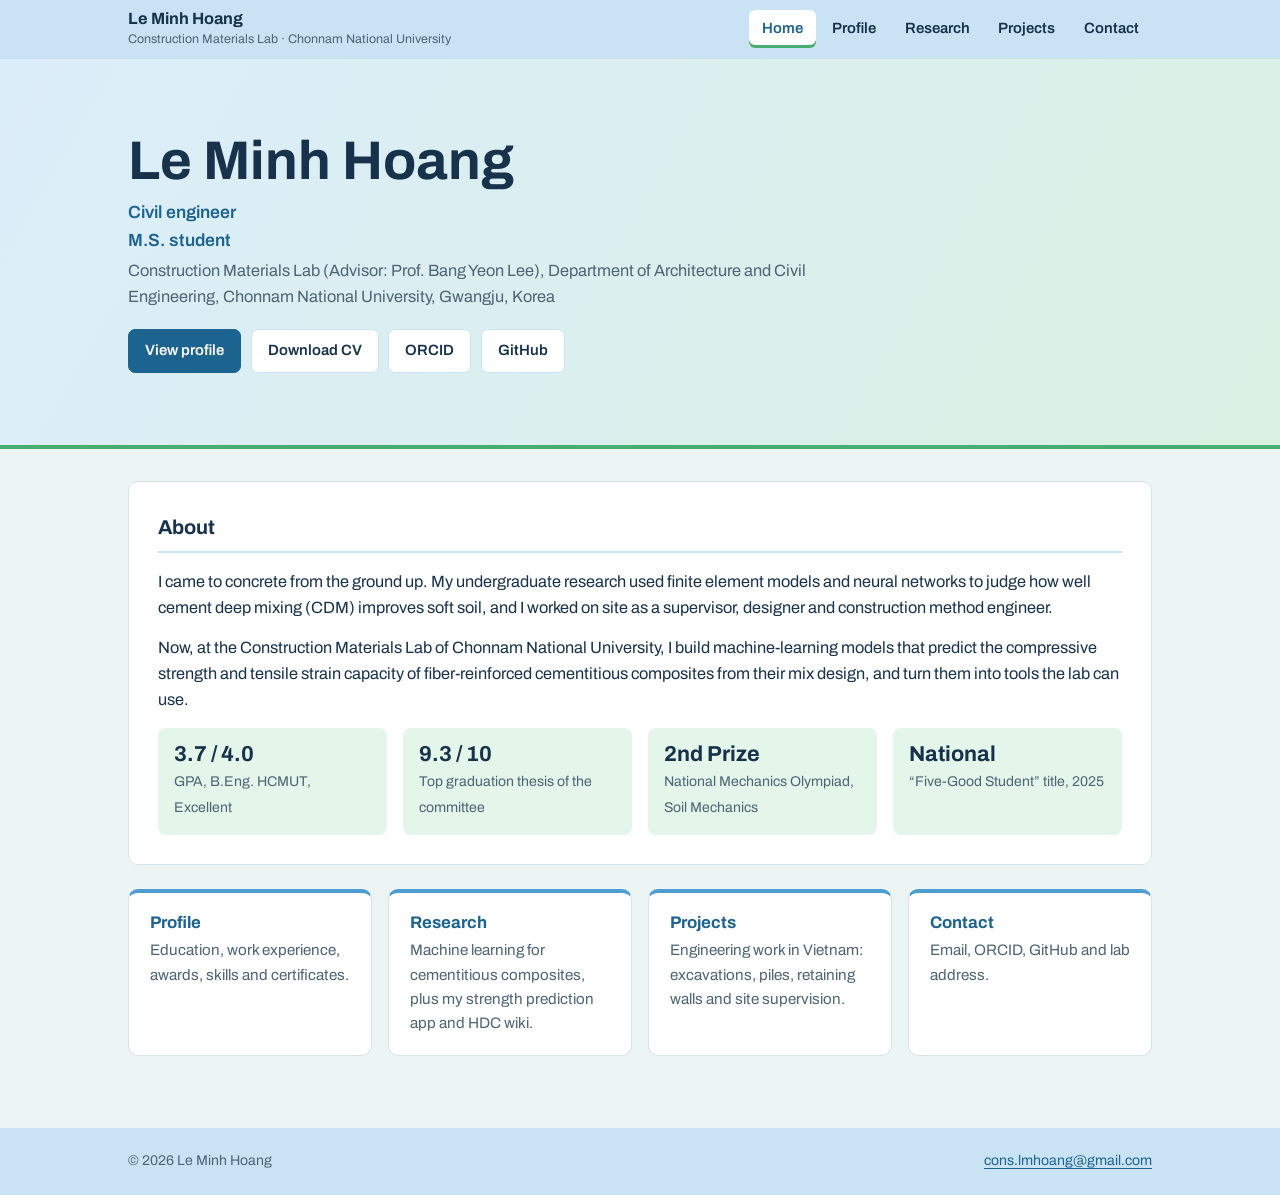
<file: index.html>
<!doctype html>
<html lang="en">
<head>
<meta charset="utf-8">
<meta name="viewport" content="width=device-width, initial-scale=1">
<title>Le Minh Hoang</title>
<meta name="description" content="Le Minh Hoang, civil engineer and M.S. student in construction materials at Chonnam National University.">
<link rel="icon" href="favicon.svg" type="image/svg+xml">
<link rel="icon" href="assets/favicon-32.png" sizes="32x32" type="image/png">
<link rel="apple-touch-icon" href="assets/apple-touch-icon.png">
<meta name="theme-color" content="#c9e3f5">
<meta property="og:type" content="website">
<meta property="og:site_name" content="Le Minh Hoang">
<meta property="og:title" content="Le Minh Hoang">
<meta property="og:description" content="Le Minh Hoang, civil engineer and M.S. student in construction materials at Chonnam National University.">
<meta property="og:url" content="https://conslmhoang.github.io/">
<meta property="og:image" content="https://conslmhoang.github.io/assets/preview.png">
<meta property="og:image:width" content="1200">
<meta property="og:image:height" content="630">
<meta name="twitter:card" content="summary_large_image">
<link rel="preconnect" href="https://fonts.googleapis.com">
<link rel="preconnect" href="https://fonts.gstatic.com" crossorigin>
<link href="https://fonts.googleapis.com/css2?family=Archivo:wght@400;600;700&display=swap" rel="stylesheet">
<link rel="stylesheet" href="style.css?v=20261127b">
</head>
<body>

<header class="topbar">
  <div class="wrap">
    <a class="brand" href="index.html"><strong>Le Minh Hoang</strong><span>Construction Materials Lab · Chonnam National University</span></a>
    <nav class="tabs" aria-label="Pages">
      <a href="index.html" aria-current="page">Home</a>
      <a href="profile.html">Profile</a>
      <a href="research.html">Research</a>
      <a href="projects.html">Projects</a>
      <a href="contact.html">Contact</a>
    </nav>
  </div>
</header>

<section class="band hero">
  <div class="wrap">
    <div>
      <h1>Le Minh Hoang</h1>
      <p class="role">Civil engineer<br>M.S. student</p>
      <p class="org">Construction Materials Lab (Advisor: Prof. Bang Yeon Lee), Department of Architecture and Civil Engineering, Chonnam National University, Gwangju, Korea</p>
      <div class="btns">
        <a class="btn primary" href="profile.html">View profile</a>
        <a class="btn" href="Le-Minh-Hoang-CV.pdf">Download CV</a>
        <a class="btn" href="https://orcid.org/0009-0001-3286-7448">ORCID</a>
        <a class="btn" href="https://github.com/conslmhoang">GitHub</a>
      </div>
    </div>
  </div>
</section>

<main class="wrap">
  <div class="card">
    <h2>About</h2>
    <p>I came to concrete from the ground up. My undergraduate research used finite element models and neural networks to judge how well cement deep mixing (CDM) improves soft soil, and I worked on site as a supervisor, designer and construction method engineer.</p>
    <p>Now, at the Construction Materials Lab of Chonnam National University, I build machine-learning models that predict the compressive strength and tensile strain capacity of fiber-reinforced cementitious composites from their mix design, and turn them into tools the lab can use.</p>
    <div class="facts">
      <div class="fact"><b>3.7 / 4.0</b><span>GPA, B.Eng. HCMUT, Excellent</span></div>
      <div class="fact"><b>9.3 / 10</b><span>Top graduation thesis of the committee</span></div>
      <div class="fact"><b>2nd Prize</b><span>National Mechanics Olympiad, Soil Mechanics</span></div>
      <div class="fact"><b>National</b><span>“Five-Good Student” title, 2025</span></div>
    </div>
  </div>

  <div class="tiles">
    <a class="tile" href="profile.html">
      <h3>Profile</h3>
      <p>Education, work experience, awards, skills and certificates.</p>
    </a>
    <a class="tile" href="research.html">
      <h3>Research</h3>
      <p>Machine learning for cementitious composites, plus my strength prediction app and HDC wiki.</p>
    </a>
    <a class="tile" href="projects.html">
      <h3>Projects</h3>
      <p>Engineering work in Vietnam: excavations, piles, retaining walls and site supervision.</p>
    </a>
    <a class="tile" href="contact.html">
      <h3>Contact</h3>
      <p>Email, ORCID, GitHub and lab address.</p>
    </a>
  </div>
</main>

<footer class="foot">
  <div class="wrap">
    <span>© 2026 Le Minh Hoang</span>
    <span><a href="mailto:cons.lmhoang@gmail.com">cons.lmhoang@gmail.com</a></span>
  </div>
</footer>
</body>
</html>
</file>
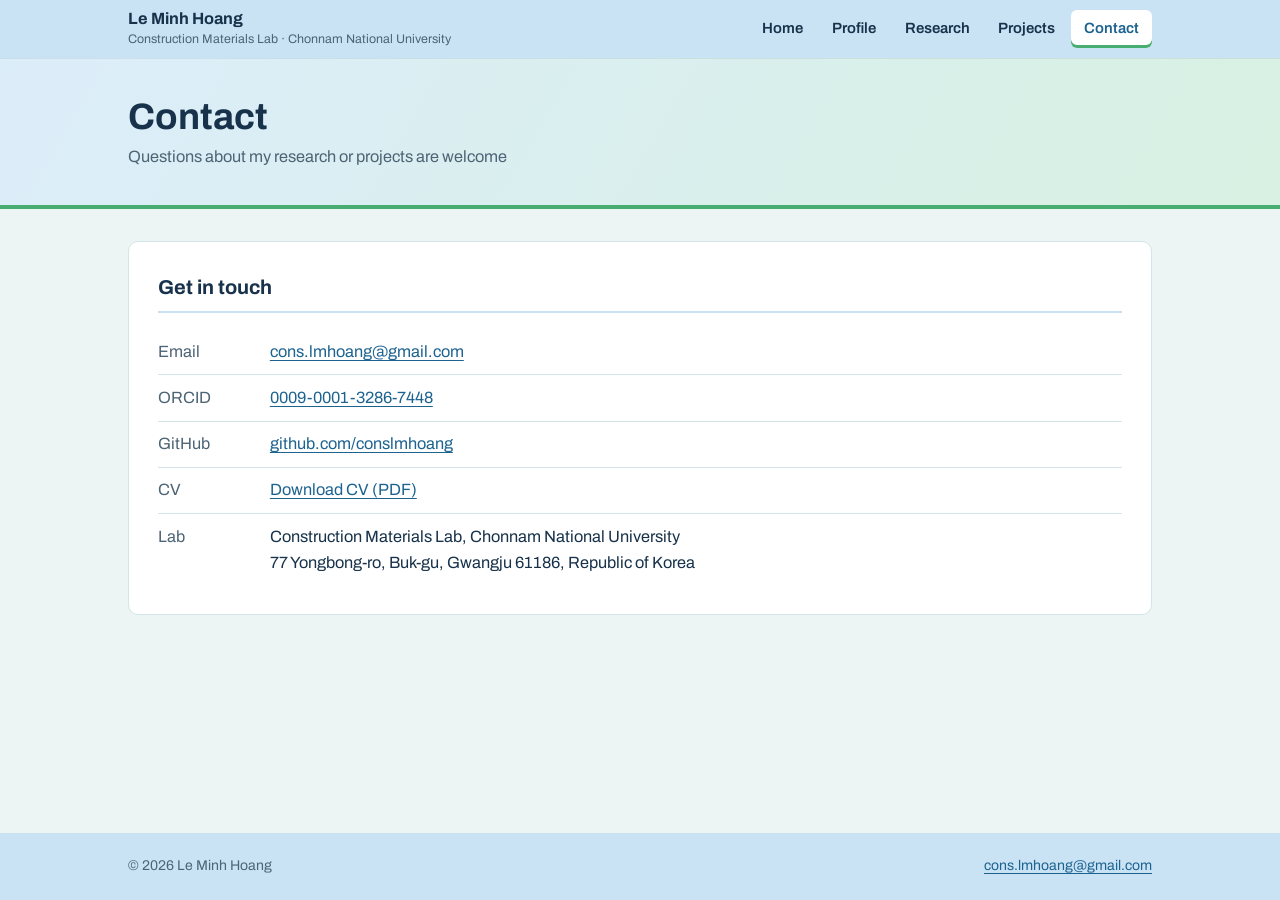
<file: contact.html>
<!doctype html>
<html lang="en">
<head>
<meta charset="utf-8">
<meta name="viewport" content="width=device-width, initial-scale=1">
<title>Contact · Le Minh Hoang</title>
<meta name="description" content="How to contact Le Minh Hoang.">
<link rel="icon" href="favicon.svg" type="image/svg+xml">
<link rel="icon" href="assets/favicon-32.png" sizes="32x32" type="image/png">
<link rel="apple-touch-icon" href="assets/apple-touch-icon.png">
<meta name="theme-color" content="#c9e3f5">
<meta property="og:type" content="website">
<meta property="og:site_name" content="Le Minh Hoang">
<meta property="og:title" content="Contact · Le Minh Hoang">
<meta property="og:description" content="How to contact Le Minh Hoang.">
<meta property="og:url" content="https://conslmhoang.github.io/contact.html">
<meta property="og:image" content="https://conslmhoang.github.io/assets/preview.png">
<meta property="og:image:width" content="1200">
<meta property="og:image:height" content="630">
<meta name="twitter:card" content="summary_large_image">
<link rel="preconnect" href="https://fonts.googleapis.com">
<link rel="preconnect" href="https://fonts.gstatic.com" crossorigin>
<link href="https://fonts.googleapis.com/css2?family=Archivo:wght@400;600;700&display=swap" rel="stylesheet">
<link rel="stylesheet" href="style.css?v=20261127b">
</head>
<body>

<header class="topbar">
  <div class="wrap">
    <a class="brand" href="index.html"><strong>Le Minh Hoang</strong><span>Construction Materials Lab · Chonnam National University</span></a>
    <nav class="tabs" aria-label="Pages">
      <a href="index.html">Home</a>
      <a href="profile.html">Profile</a>
      <a href="research.html">Research</a>
      <a href="projects.html">Projects</a>
      <a href="contact.html" aria-current="page">Contact</a>
    </nav>
  </div>
</header>

<section class="band">
  <div class="wrap">
    <h1>Contact</h1>
    <p>Questions about my research or projects are welcome</p>
  </div>
</section>

<main class="wrap">
  <div class="card">
    <h2>Get in touch</h2>
    <dl class="contact-list">
      <div><dt>Email</dt><dd><a href="mailto:cons.lmhoang@gmail.com">cons.lmhoang@gmail.com</a></dd></div>
      <div><dt>ORCID</dt><dd><a href="https://orcid.org/0009-0001-3286-7448">0009-0001-3286-7448</a></dd></div>
      <div><dt>GitHub</dt><dd><a href="https://github.com/conslmhoang">github.com/conslmhoang</a></dd></div>
      <div><dt>CV</dt><dd><a href="Le-Minh-Hoang-CV.pdf">Download CV (PDF)</a></dd></div>
      <div><dt>Lab</dt><dd>Construction Materials Lab, Chonnam National University<br>77 Yongbong-ro, Buk-gu, Gwangju 61186, Republic of Korea</dd></div>
    </dl>
  </div>
</main>

<footer class="foot">
  <div class="wrap">
    <span>© 2026 Le Minh Hoang</span>
    <span><a href="mailto:cons.lmhoang@gmail.com">cons.lmhoang@gmail.com</a></span>
  </div>
</footer>
</body>
</html>
</file>
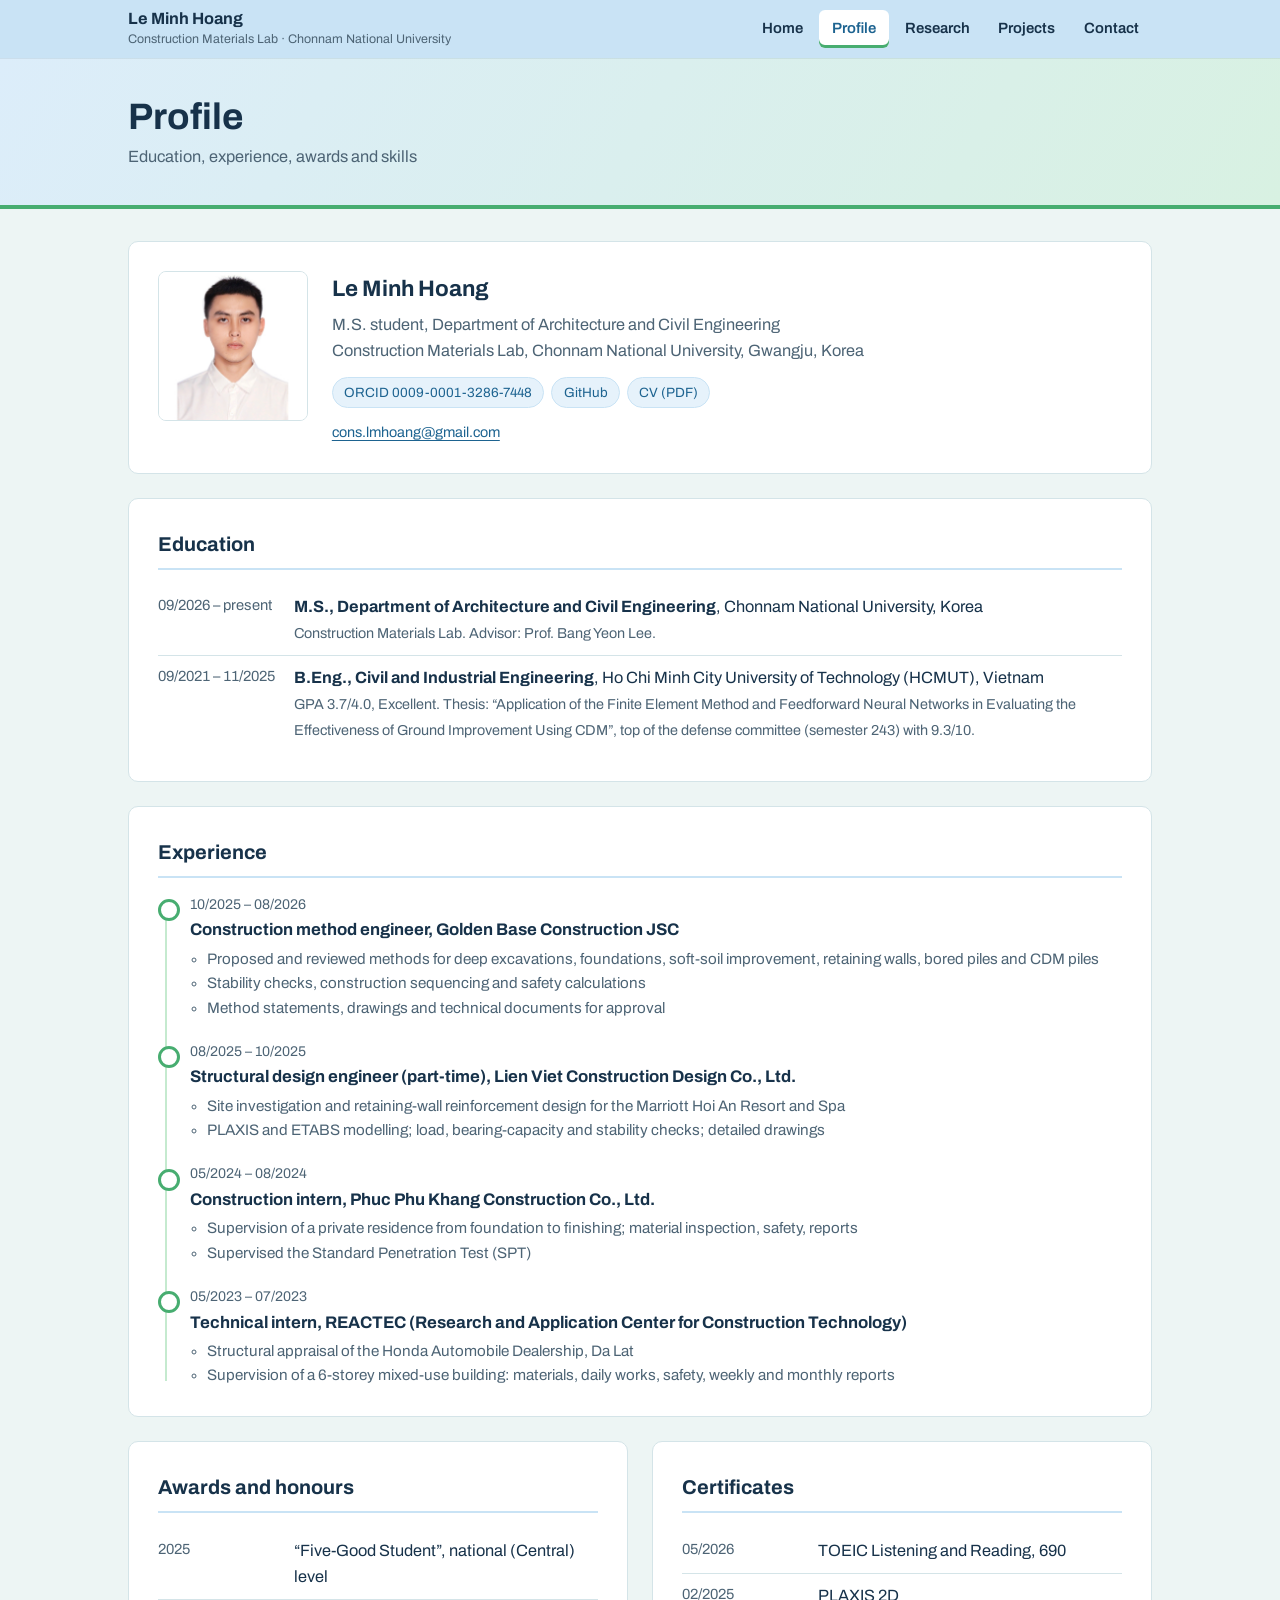
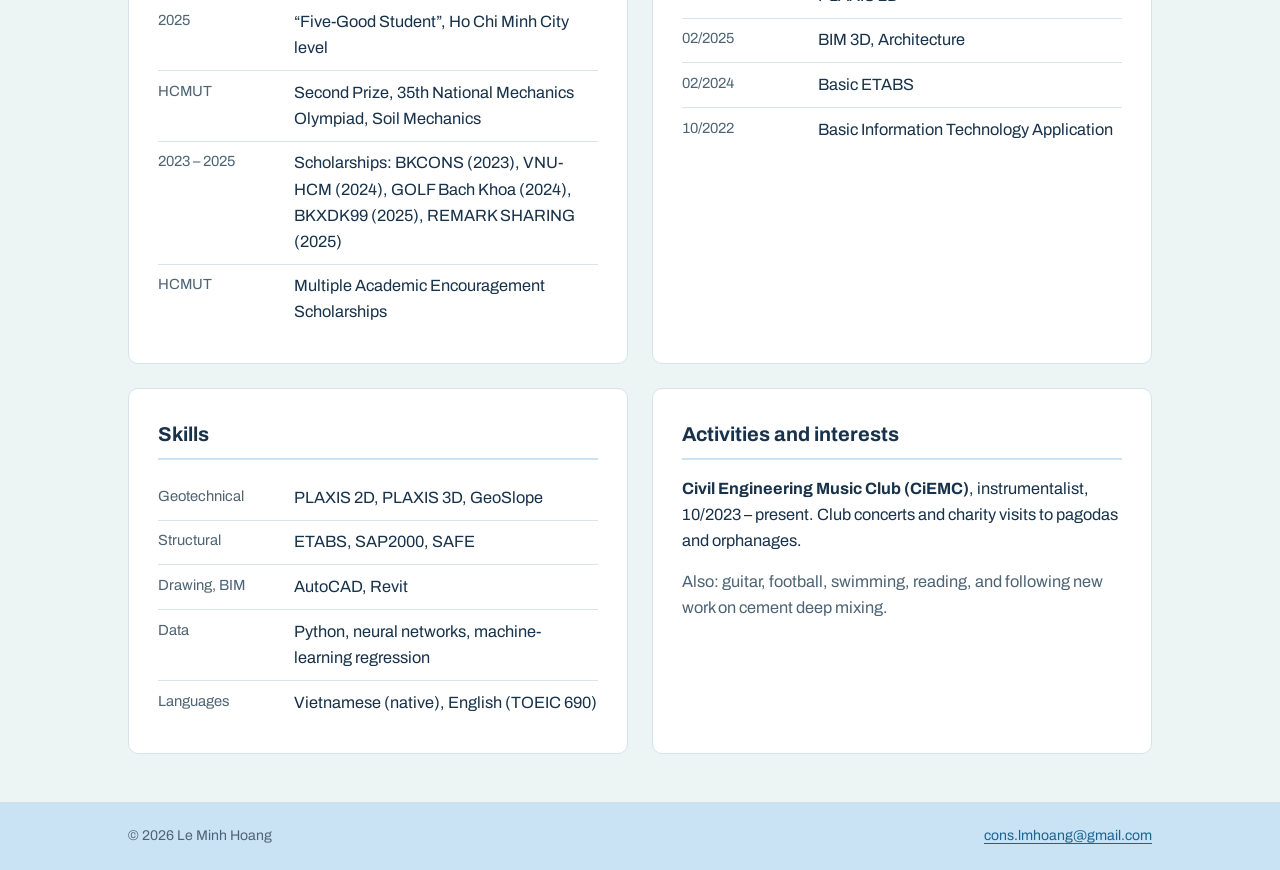
<file: profile.html>
<!doctype html>
<html lang="en">
<head>
<meta charset="utf-8">
<meta name="viewport" content="width=device-width, initial-scale=1">
<title>Profile · Le Minh Hoang</title>
<meta name="description" content="Education, experience, awards and skills of Le Minh Hoang.">
<link rel="icon" href="favicon.svg" type="image/svg+xml">
<link rel="icon" href="assets/favicon-32.png" sizes="32x32" type="image/png">
<link rel="apple-touch-icon" href="assets/apple-touch-icon.png">
<meta name="theme-color" content="#c9e3f5">
<meta property="og:type" content="website">
<meta property="og:site_name" content="Le Minh Hoang">
<meta property="og:title" content="Profile · Le Minh Hoang">
<meta property="og:description" content="Education, experience, awards and skills of Le Minh Hoang.">
<meta property="og:url" content="https://conslmhoang.github.io/profile.html">
<meta property="og:image" content="https://conslmhoang.github.io/assets/preview.png">
<meta property="og:image:width" content="1200">
<meta property="og:image:height" content="630">
<meta name="twitter:card" content="summary_large_image">
<link rel="preconnect" href="https://fonts.googleapis.com">
<link rel="preconnect" href="https://fonts.gstatic.com" crossorigin>
<link href="https://fonts.googleapis.com/css2?family=Archivo:wght@400;600;700&display=swap" rel="stylesheet">
<link rel="stylesheet" href="style.css?v=20261127b">
</head>
<body>

<header class="topbar">
  <div class="wrap">
    <a class="brand" href="index.html"><strong>Le Minh Hoang</strong><span>Construction Materials Lab · Chonnam National University</span></a>
    <nav class="tabs" aria-label="Pages">
      <a href="index.html">Home</a>
      <a href="profile.html" aria-current="page">Profile</a>
      <a href="research.html">Research</a>
      <a href="projects.html">Projects</a>
      <a href="contact.html">Contact</a>
    </nav>
  </div>
</header>

<section class="band">
  <div class="wrap">
    <h1>Profile</h1>
    <p>Education, experience, awards and skills</p>
  </div>
</section>

<main class="wrap">

  <div class="card profile">
    <img src="assets/photo.jpg" alt="Portrait of Le Minh Hoang" width="300" height="300">
    <div>
      <h2>Le Minh Hoang</h2>
      <p class="muted" style="margin:0">M.S. student, Department of Architecture and Civil Engineering<br>Construction Materials Lab, Chonnam National University, Gwangju, Korea</p>
      <div class="chips">
        <a class="chip" href="https://orcid.org/0009-0001-3286-7448">ORCID 0009-0001-3286-7448</a>
        <a class="chip" href="https://github.com/conslmhoang">GitHub</a>
        <a class="chip" href="Le-Minh-Hoang-CV.pdf">CV (PDF)</a>
      </div>
      <p class="small" style="margin:0"><a href="mailto:cons.lmhoang@gmail.com">cons.lmhoang@gmail.com</a></p>
    </div>
  </div>

  <div class="card">
    <h2>Education</h2>
    <dl class="rows">
      <div><dt>09/2026 – present</dt><dd><b>M.S., Department of Architecture and Civil Engineering</b>, Chonnam National University, Korea<br>
        <span class="muted small">Construction Materials Lab. Advisor: Prof. Bang Yeon Lee.</span></dd></div>
      <div><dt>09/2021 – 11/2025</dt><dd><b>B.Eng., Civil and Industrial Engineering</b>, Ho Chi Minh City University of Technology (HCMUT), Vietnam<br>
        <span class="muted small">GPA 3.7/4.0, Excellent. Thesis: “Application of the Finite Element Method and Feedforward Neural Networks in Evaluating the Effectiveness of Ground Improvement Using CDM”, top of the defense committee (semester 243) with 9.3/10.</span></dd></div>
    </dl>
  </div>

  <div class="card">
    <h2>Experience</h2>
    <ol class="timeline">
      <li>
        <div class="when">10/2025 – 08/2026</div>
        <h3>Construction method engineer, Golden Base Construction JSC</h3>
        <ul>
          <li>Proposed and reviewed methods for deep excavations, foundations, soft-soil improvement, retaining walls, bored piles and CDM piles</li>
          <li>Stability checks, construction sequencing and safety calculations</li>
          <li>Method statements, drawings and technical documents for approval</li>
        </ul>
      </li>
      <li>
        <div class="when">08/2025 – 10/2025</div>
        <h3>Structural design engineer (part-time), Lien Viet Construction Design Co., Ltd.</h3>
        <ul>
          <li>Site investigation and retaining-wall reinforcement design for the Marriott Hoi An Resort and Spa</li>
          <li>PLAXIS and ETABS modelling; load, bearing-capacity and stability checks; detailed drawings</li>
        </ul>
      </li>
      <li>
        <div class="when">05/2024 – 08/2024</div>
        <h3>Construction intern, Phuc Phu Khang Construction Co., Ltd.</h3>
        <ul>
          <li>Supervision of a private residence from foundation to finishing; material inspection, safety, reports</li>
          <li>Supervised the Standard Penetration Test (SPT)</li>
        </ul>
      </li>
      <li>
        <div class="when">05/2023 – 07/2023</div>
        <h3>Technical intern, REACTEC (Research and Application Center for Construction Technology)</h3>
        <ul>
          <li>Structural appraisal of the Honda Automobile Dealership, Da Lat</li>
          <li>Supervision of a 6-storey mixed-use building: materials, daily works, safety, weekly and monthly reports</li>
        </ul>
      </li>
    </ol>
  </div>

  <div class="grid-2">
    <div class="card">
      <h2>Awards and honours</h2>
      <dl class="rows">
        <div><dt>2025</dt><dd>“Five-Good Student”, national (Central) level</dd></div>
        <div><dt>2025</dt><dd>“Five-Good Student”, Ho Chi Minh City level</dd></div>
        <div><dt>HCMUT</dt><dd>Second Prize, 35th National Mechanics Olympiad, Soil Mechanics</dd></div>
        <div><dt>2023 – 2025</dt><dd>Scholarships: BKCONS (2023), VNU-HCM (2024), GOLF Bach Khoa (2024), BKXDK99 (2025), REMARK SHARING (2025)</dd></div>
        <div><dt>HCMUT</dt><dd>Multiple Academic Encouragement Scholarships</dd></div>
      </dl>
    </div>
    <div class="card">
      <h2>Certificates</h2>
      <dl class="rows">
        <div><dt>05/2026</dt><dd>TOEIC Listening and Reading, 690</dd></div>
        <div><dt>02/2025</dt><dd>PLAXIS 2D</dd></div>
        <div><dt>02/2025</dt><dd>BIM 3D, Architecture</dd></div>
        <div><dt>02/2024</dt><dd>Basic ETABS</dd></div>
        <div><dt>10/2022</dt><dd>Basic Information Technology Application</dd></div>
      </dl>
    </div>
  </div>

  <div class="grid-2" style="margin-top:1.5rem">
    <div class="card">
      <h2>Skills</h2>
      <dl class="rows">
        <div><dt>Geotechnical</dt><dd>PLAXIS 2D, PLAXIS 3D, GeoSlope</dd></div>
        <div><dt>Structural</dt><dd>ETABS, SAP2000, SAFE</dd></div>
        <div><dt>Drawing, BIM</dt><dd>AutoCAD, Revit</dd></div>
        <div><dt>Data</dt><dd>Python, neural networks, machine-learning regression</dd></div>
        <div><dt>Languages</dt><dd>Vietnamese (native), English (TOEIC 690)</dd></div>
      </dl>
    </div>
    <div class="card">
      <h2>Activities and interests</h2>
      <p><b>Civil Engineering Music Club (CiEMC)</b>, instrumentalist, 10/2023 – present. Club concerts and charity visits to pagodas and orphanages.</p>
      <p class="muted" style="margin:0">Also: guitar, football, swimming, reading, and following new work on cement deep mixing.</p>
    </div>
  </div>

</main>

<footer class="foot">
  <div class="wrap">
    <span>© 2026 Le Minh Hoang</span>
    <span><a href="mailto:cons.lmhoang@gmail.com">cons.lmhoang@gmail.com</a></span>
  </div>
</footer>
</body>
</html>
</file>
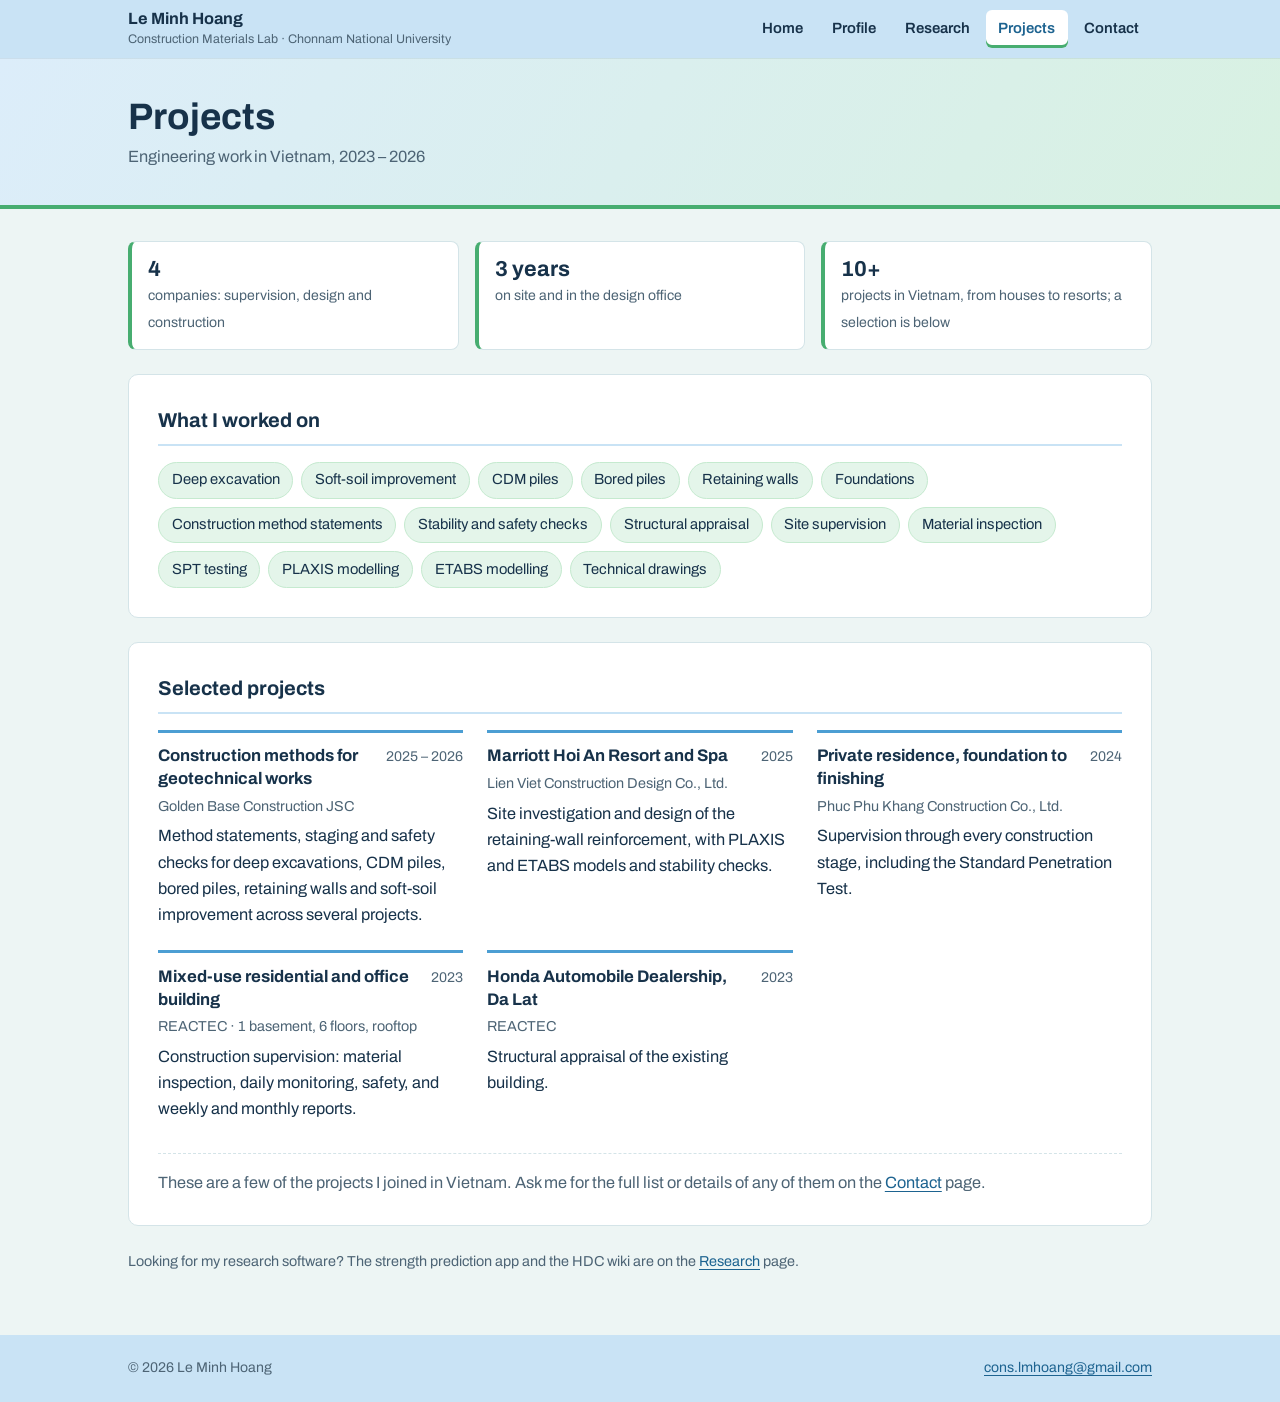
<file: projects.html>
<!doctype html>
<html lang="en">
<head>
<meta charset="utf-8">
<meta name="viewport" content="width=device-width, initial-scale=1">
<title>Projects · Le Minh Hoang</title>
<meta name="description" content="Engineering projects Le Minh Hoang worked on in Vietnam: site supervision, structural and geotechnical design, and construction methods.">
<link rel="icon" href="favicon.svg" type="image/svg+xml">
<link rel="icon" href="assets/favicon-32.png" sizes="32x32" type="image/png">
<link rel="apple-touch-icon" href="assets/apple-touch-icon.png">
<meta name="theme-color" content="#c9e3f5">
<meta property="og:type" content="website">
<meta property="og:site_name" content="Le Minh Hoang">
<meta property="og:title" content="Projects · Le Minh Hoang">
<meta property="og:description" content="Engineering projects Le Minh Hoang worked on in Vietnam: site supervision, structural and geotechnical design, and construction methods.">
<meta property="og:url" content="https://conslmhoang.github.io/projects.html">
<meta property="og:image" content="https://conslmhoang.github.io/assets/preview.png">
<meta property="og:image:width" content="1200">
<meta property="og:image:height" content="630">
<meta name="twitter:card" content="summary_large_image">
<link rel="preconnect" href="https://fonts.googleapis.com">
<link rel="preconnect" href="https://fonts.gstatic.com" crossorigin>
<link href="https://fonts.googleapis.com/css2?family=Archivo:wght@400;600;700&display=swap" rel="stylesheet">
<link rel="stylesheet" href="style.css?v=20261127b">
</head>
<body>

<header class="topbar">
  <div class="wrap">
    <a class="brand" href="index.html"><strong>Le Minh Hoang</strong><span>Construction Materials Lab · Chonnam National University</span></a>
    <nav class="tabs" aria-label="Pages">
      <a href="index.html">Home</a>
      <a href="profile.html">Profile</a>
      <a href="research.html">Research</a>
      <a href="projects.html" aria-current="page">Projects</a>
      <a href="contact.html">Contact</a>
    </nav>
  </div>
</header>

<section class="band">
  <div class="wrap">
    <h1>Projects</h1>
    <p>Engineering work in Vietnam, 2023 – 2026</p>
  </div>
</section>

<main class="wrap">

  <div class="facts proj-facts">
    <div class="fact"><b>4</b><span>companies: supervision, design and construction</span></div>
    <div class="fact"><b>3 years</b><span>on site and in the design office</span></div>
    <div class="fact"><b>10+</b><span>projects in Vietnam, from houses to resorts; a selection is below</span></div>
  </div>

  <div class="card">
    <h2>What I worked on</h2>
    <div class="scope">
      <span>Deep excavation</span>
      <span>Soft-soil improvement</span>
      <span>CDM piles</span>
      <span>Bored piles</span>
      <span>Retaining walls</span>
      <span>Foundations</span>
      <span>Construction method statements</span>
      <span>Stability and safety checks</span>
      <span>Structural appraisal</span>
      <span>Site supervision</span>
      <span>Material inspection</span>
      <span>SPT testing</span>
      <span>PLAXIS modelling</span>
      <span>ETABS modelling</span>
      <span>Technical drawings</span>
    </div>
  </div>

  <div class="card">
    <h2>Selected projects</h2>
    <div class="proj-list">
      <article class="proj">
        <div class="proj-top"><h3>Construction methods for geotechnical works</h3><span class="when">2025 – 2026</span></div>
        <p class="muted small">Golden Base Construction JSC</p>
        <p>Method statements, staging and safety checks for deep excavations, CDM piles, bored piles, retaining walls and soft-soil improvement across several projects.</p>
      </article>
      <article class="proj">
        <div class="proj-top"><h3>Marriott Hoi An Resort and Spa</h3><span class="when">2025</span></div>
        <p class="muted small">Lien Viet Construction Design Co., Ltd.</p>
        <p>Site investigation and design of the retaining-wall reinforcement, with PLAXIS and ETABS models and stability checks.</p>
      </article>
      <article class="proj">
        <div class="proj-top"><h3>Private residence, foundation to finishing</h3><span class="when">2024</span></div>
        <p class="muted small">Phuc Phu Khang Construction Co., Ltd.</p>
        <p>Supervision through every construction stage, including the Standard Penetration Test.</p>
      </article>
      <article class="proj">
        <div class="proj-top"><h3>Mixed-use residential and office building</h3><span class="when">2023</span></div>
        <p class="muted small">REACTEC · 1 basement, 6 floors, rooftop</p>
        <p>Construction supervision: material inspection, daily monitoring, safety, and weekly and monthly reports.</p>
      </article>
      <article class="proj">
        <div class="proj-top"><h3>Honda Automobile Dealership, Da Lat</h3><span class="when">2023</span></div>
        <p class="muted small">REACTEC</p>
        <p>Structural appraisal of the existing building.</p>
      </article>
    </div>
    <p class="more">These are a few of the projects I joined in Vietnam. Ask me for the full list or details of any of them on the <a href="contact.html">Contact</a> page.</p>
  </div>

  <p class="small muted">Looking for my research software? The strength prediction app and the HDC wiki are on the <a href="research.html">Research</a> page.</p>

</main>

<footer class="foot">
  <div class="wrap">
    <span>© 2026 Le Minh Hoang</span>
    <span><a href="mailto:cons.lmhoang@gmail.com">cons.lmhoang@gmail.com</a></span>
  </div>
</footer>
</body>
</html>
</file>
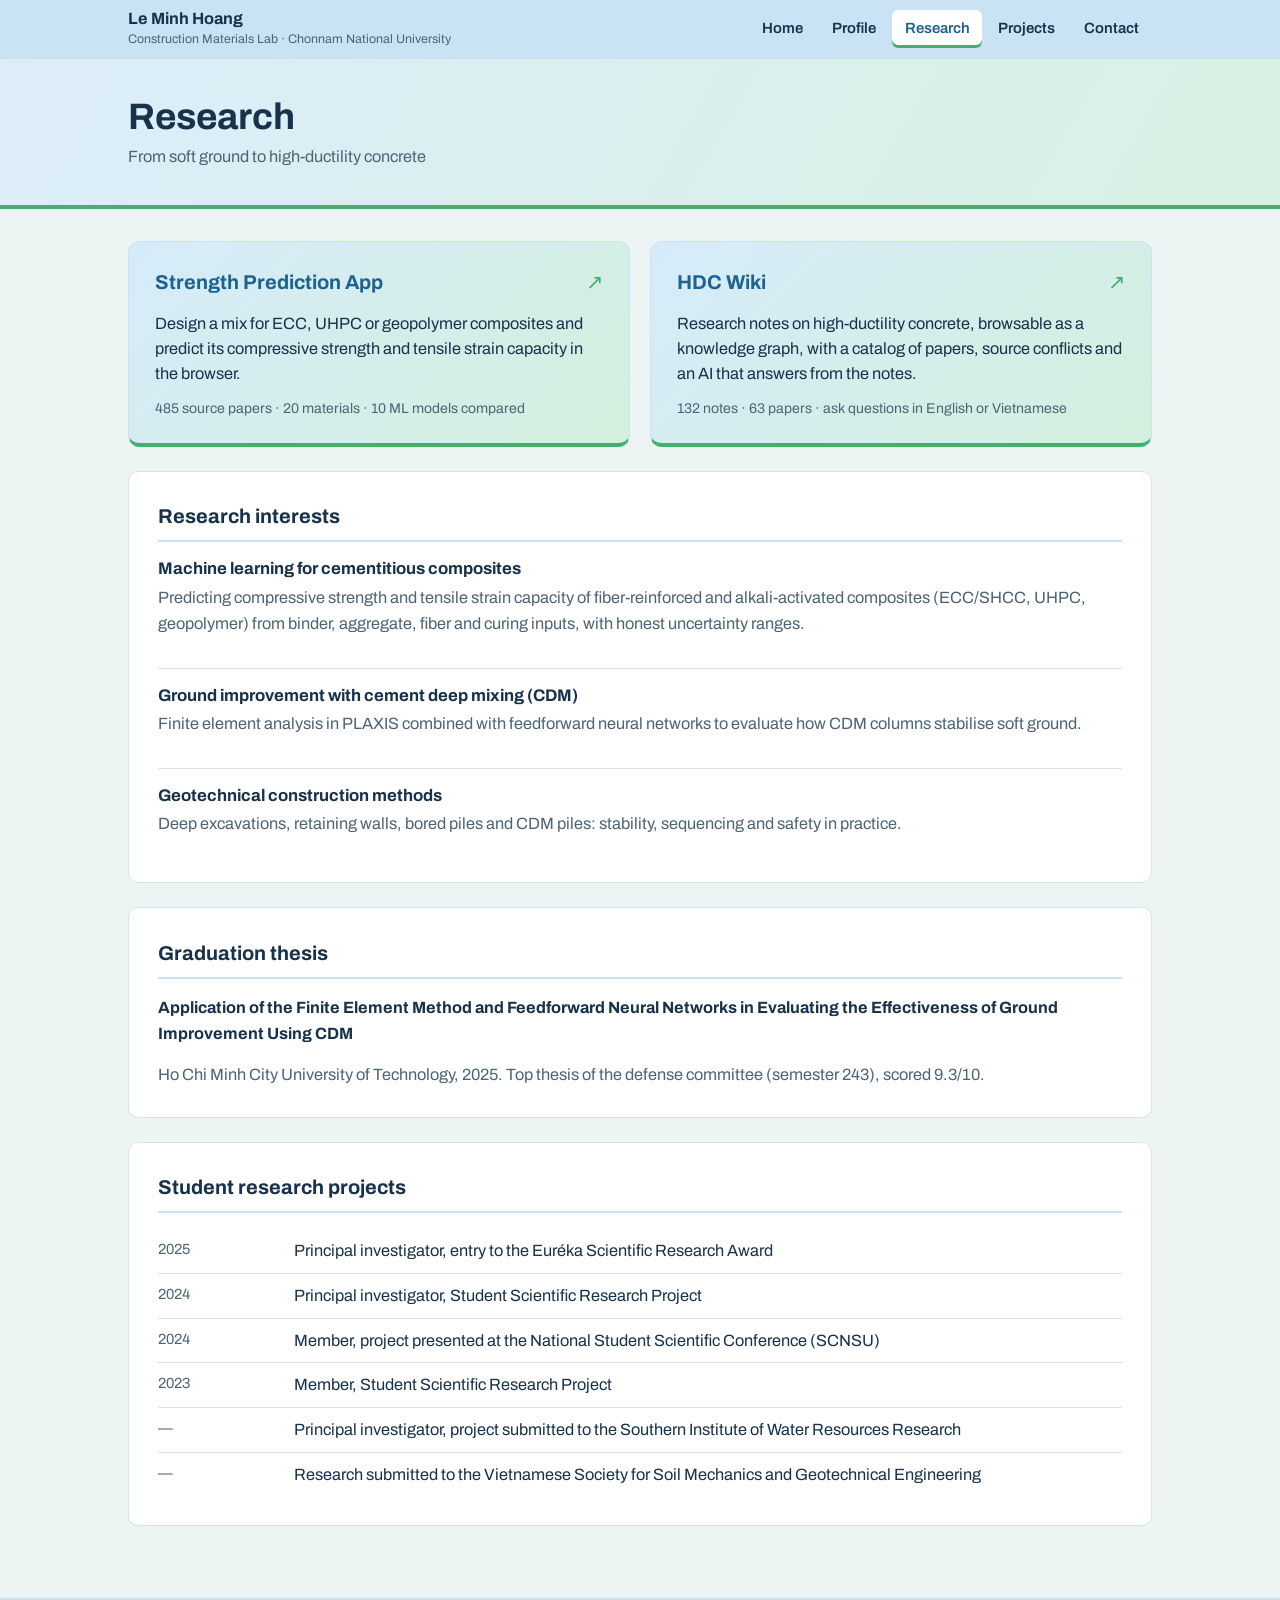
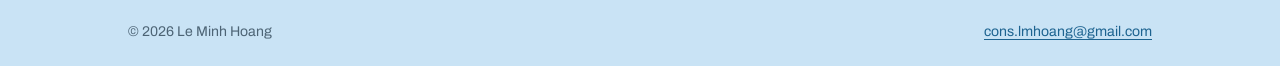
<file: research.html>
<!doctype html>
<html lang="en">
<head>
<meta charset="utf-8">
<meta name="viewport" content="width=device-width, initial-scale=1">
<title>Research · Le Minh Hoang</title>
<meta name="description" content="Research interests and student research projects of Le Minh Hoang.">
<link rel="icon" href="favicon.svg" type="image/svg+xml">
<link rel="icon" href="assets/favicon-32.png" sizes="32x32" type="image/png">
<link rel="apple-touch-icon" href="assets/apple-touch-icon.png">
<meta name="theme-color" content="#c9e3f5">
<meta property="og:type" content="website">
<meta property="og:site_name" content="Le Minh Hoang">
<meta property="og:title" content="Research · Le Minh Hoang">
<meta property="og:description" content="Research interests and student research projects of Le Minh Hoang.">
<meta property="og:url" content="https://conslmhoang.github.io/research.html">
<meta property="og:image" content="https://conslmhoang.github.io/assets/preview.png">
<meta property="og:image:width" content="1200">
<meta property="og:image:height" content="630">
<meta name="twitter:card" content="summary_large_image">
<link rel="preconnect" href="https://fonts.googleapis.com">
<link rel="preconnect" href="https://fonts.gstatic.com" crossorigin>
<link href="https://fonts.googleapis.com/css2?family=Archivo:wght@400;600;700&display=swap" rel="stylesheet">
<link rel="stylesheet" href="style.css?v=20261127b">
</head>
<body>

<header class="topbar">
  <div class="wrap">
    <a class="brand" href="index.html"><strong>Le Minh Hoang</strong><span>Construction Materials Lab · Chonnam National University</span></a>
    <nav class="tabs" aria-label="Pages">
      <a href="index.html">Home</a>
      <a href="profile.html">Profile</a>
      <a href="research.html" aria-current="page">Research</a>
      <a href="projects.html">Projects</a>
      <a href="contact.html">Contact</a>
    </nav>
  </div>
</header>

<section class="band">
  <div class="wrap">
    <h1>Research</h1>
    <p>From soft ground to high-ductility concrete</p>
  </div>
</section>

<main class="wrap">

  <div class="tools">
    <a class="tool" href="https://conslmhoang.github.io/construction-materials-lab/" target="_blank" rel="noopener">
      <span class="tool-head"><b>Strength Prediction App</b><span class="arrow" aria-hidden="true">↗</span></span>
      <span class="tool-desc">Design a mix for ECC, UHPC or geopolymer composites and predict its compressive strength and tensile strain capacity in the browser.</span>
      <span class="tool-meta">485 source papers · 20 materials · 10 ML models compared</span>
    </a>
    <a class="tool" href="https://conslmhoang.github.io/HDC-wiki/" target="_blank" rel="noopener">
      <span class="tool-head"><b>HDC Wiki</b><span class="arrow" aria-hidden="true">↗</span></span>
      <span class="tool-desc">Research notes on high-ductility concrete, browsable as a knowledge graph, with a catalog of papers, source conflicts and an AI that answers from the notes.</span>
      <span class="tool-meta">132 notes · 63 papers · ask questions in English or Vietnamese</span>
    </a>
  </div>

  <div class="card">
    <h2>Research interests</h2>
    <div class="topic">
      <h3>Machine learning for cementitious composites</h3>
      <p class="muted">Predicting compressive strength and tensile strain capacity of fiber-reinforced and alkali-activated composites (ECC/SHCC, UHPC, geopolymer) from binder, aggregate, fiber and curing inputs, with honest uncertainty ranges.</p>
    </div>
    <div class="topic">
      <h3>Ground improvement with cement deep mixing (CDM)</h3>
      <p class="muted">Finite element analysis in PLAXIS combined with feedforward neural networks to evaluate how CDM columns stabilise soft ground.</p>
    </div>
    <div class="topic">
      <h3>Geotechnical construction methods</h3>
      <p class="muted" style="margin:0">Deep excavations, retaining walls, bored piles and CDM piles: stability, sequencing and safety in practice.</p>
    </div>
  </div>

  <div class="card">
    <h2>Graduation thesis</h2>
    <p><b>Application of the Finite Element Method and Feedforward Neural Networks in Evaluating the Effectiveness of Ground Improvement Using CDM</b></p>
    <p class="muted" style="margin:0">Ho Chi Minh City University of Technology, 2025. Top thesis of the defense committee (semester 243), scored 9.3/10.</p>
  </div>

  <div class="card">
    <h2>Student research projects</h2>
    <dl class="rows">
      <div><dt>2025</dt><dd>Principal investigator, entry to the Euréka Scientific Research Award</dd></div>
      <div><dt>2024</dt><dd>Principal investigator, Student Scientific Research Project</dd></div>
      <div><dt>2024</dt><dd>Member, project presented at the National Student Scientific Conference (SCNSU)</dd></div>
      <div><dt>2023</dt><dd>Member, Student Scientific Research Project</dd></div>
      <div><dt>—</dt><dd>Principal investigator, project submitted to the Southern Institute of Water Resources Research</dd></div>
      <div><dt>—</dt><dd>Research submitted to the Vietnamese Society for Soil Mechanics and Geotechnical Engineering</dd></div>
    </dl>
  </div>

</main>

<footer class="foot">
  <div class="wrap">
    <span>© 2026 Le Minh Hoang</span>
    <span><a href="mailto:cons.lmhoang@gmail.com">cons.lmhoang@gmail.com</a></span>
  </div>
</footer>
</body>
</html>
</file>
<file: style.css>
:root {
  /* light blue + light green */
  --blue-100: #e6f2fb;    /* chips */
  --blue-200: #c9e3f5;    /* light blue: top bar, footer, chip borders */
  --blue-500: #4c9ed3;    /* sky blue: tile tops, rules */
  --blue-700: #1d6390;    /* links and main button (readable on white) */
  --green-100: #e4f5ea;   /* fact boxes */
  --green-200: #c5eacf;   /* light green */
  --green-500: #47ad70;   /* timeline dots, band edge, active tab */
  --bg: #edf5f4;          /* pale blue-green page, not plain white */
  --card: #ffffff;
  --ink: #17324a;
  --muted: #4d6475;
  --rule: #d4e4e8;
  --link: var(--blue-700);
  --wrap: 68rem;
  --radius: 10px;
}

* { box-sizing: border-box; }
html { scroll-behavior: smooth; }
@media (prefers-reduced-motion: reduce) { html { scroll-behavior: auto; } }

body {
  margin: 0;
  background: var(--bg);
  color: var(--ink);
  font-family: "Archivo", "Segoe UI", system-ui, sans-serif;
  font-size: 1.02rem;
  line-height: 1.6;
  min-height: 100vh;
  display: flex;
  flex-direction: column;
}
body > main { flex: 1 0 auto; width: 100%; }
a { color: var(--link); text-underline-offset: 3px; }
a:focus-visible, button:focus-visible { outline: 2px solid var(--blue-700); outline-offset: 3px; border-radius: 4px; }
img { max-width: 100%; }
.wrap { max-width: var(--wrap); margin: 0 auto; padding: 0 clamp(1rem, 4vw, 2rem); }

/* ---------- top bar with tabs ---------- */
.topbar {
  position: sticky; top: 0; z-index: 20;
  background: var(--blue-200);
  color: var(--ink);
  box-shadow: 0 1px 0 rgba(23,50,74,.08);
}
.topbar .wrap { display: flex; align-items: center; gap: 1.5rem; min-height: 3.6rem; }
.brand { color: var(--ink); text-decoration: none; line-height: 1.15; flex-shrink: 0; }
.brand strong { display: block; font-size: 1.02rem; font-weight: 700; }
.brand span { font-size: .78rem; color: var(--muted); }
.tabs { display: flex; gap: .2rem; margin-left: auto; overflow-x: auto; scrollbar-width: none; }
.tabs::-webkit-scrollbar { display: none; }
.tabs a {
  color: var(--ink); text-decoration: none; white-space: nowrap;
  font-size: .93rem; font-weight: 600;
  padding: .45rem .8rem; border-radius: 6px;
}
.tabs a:hover { background: rgba(255,255,255,.5); }
.tabs a[aria-current="page"] { background: #fff; color: var(--blue-700); box-shadow: inset 0 -3px 0 var(--green-500); }

/* ---------- page header band ---------- */
.band {
  background: linear-gradient(120deg, #dcedfa 0%, #d8f1e2 100%);
  border-bottom: 4px solid var(--green-500);
  color: var(--ink);
  padding: 2.4rem 0 2.2rem;
}
.band h1 { margin: 0 0 .35rem; font-size: clamp(1.7rem, 3.5vw, 2.3rem); line-height: 1.15; }
.band p { margin: 0; color: var(--muted); }

/* home hero is a taller version of the band */
.hero { padding: clamp(2.5rem, 7vw, 4.5rem) 0; }
.hero .wrap > div { max-width: 46rem; }
.hero img.avatar {
  width: clamp(130px, 18vw, 190px); height: auto; aspect-ratio: 1; object-fit: cover; object-position: 50% 20%;
  border-radius: 50%; border: 4px solid #fff; background: #fff; box-shadow: 0 6px 18px rgba(23,50,74,.15);
}
.hero h1 { font-size: clamp(2.2rem, 5.5vw, 3.4rem); margin-bottom: .4rem; }
.hero .role { color: var(--blue-700); font-size: 1.1rem; font-weight: 600; margin-bottom: .2rem; }
.hero .org { margin-bottom: 1.2rem; }
.btns { display: flex; flex-wrap: wrap; gap: .6rem; }
.btn {
  display: inline-block; padding: .55rem 1rem; border-radius: 7px;
  font-weight: 600; font-size: .93rem; text-decoration: none;
  background: #fff; color: var(--ink); border: 1px solid var(--blue-200);
}
.btn:hover { background: var(--blue-100); }
.btn.primary { background: var(--blue-700); color: #fff; border-color: var(--blue-700); }
.btn.primary:hover { background: #174f74; }

/* ---------- content ---------- */
main.wrap { padding-top: 2rem; padding-bottom: 3rem; }
.card {
  background: var(--card);
  border: 1px solid var(--rule);
  border-radius: var(--radius);
  padding: clamp(1.2rem, 3vw, 1.8rem);
  margin-bottom: 1.5rem;
}
h2 {
  font-size: 1.25rem; margin: 0 0 1rem; padding-bottom: .5rem;
  border-bottom: 2px solid var(--blue-200);
}
h3 { font-size: 1.05rem; margin: 0 0 .25rem; line-height: 1.35; }
p { margin: 0 0 .9rem; }
.muted { color: var(--muted); }
.small { font-size: .9rem; }

/* home: tiles that link to each page */
.tiles { display: grid; grid-template-columns: repeat(auto-fit, minmax(14rem, 1fr)); gap: 1rem; margin-bottom: 1.5rem; }
.tile {
  display: block; text-decoration: none; color: var(--ink);
  background: var(--card); border: 1px solid var(--rule); border-radius: var(--radius);
  padding: 1.2rem 1.3rem; border-top: 4px solid var(--blue-500);
}
.tile:hover { border-color: var(--green-500); box-shadow: 0 4px 14px rgba(23,50,74,.10); }
.tile h3 { color: var(--blue-700); }
.tile p { margin: 0; color: var(--muted); font-size: .95rem; }

.facts { display: grid; grid-template-columns: repeat(auto-fit, minmax(10rem, 1fr)); gap: 1rem; }
.fact { background: var(--green-100); border-radius: 8px; padding: .9rem 1rem; }
.fact b { display: block; font-size: 1.35rem; color: var(--ink); line-height: 1.2; }
.fact span { font-size: .88rem; color: var(--muted); }

/* profile header */
.profile { display: grid; grid-template-columns: auto 1fr; gap: 1.5rem; align-items: start; }
.profile img { width: 150px; height: auto; aspect-ratio: 1; object-fit: cover; object-position: 50% 20%; border-radius: 8px; border: 1px solid var(--rule); }
.profile h2 { border: 0; padding: 0; margin-bottom: .3rem; font-size: 1.4rem; }
.chips { display: flex; flex-wrap: wrap; gap: .45rem; margin: .8rem 0; }
.chip {
  font-size: .84rem; padding: .25rem .7rem; border-radius: 999px;
  background: var(--blue-100); color: var(--blue-700); text-decoration: none; border: 1px solid var(--blue-200);
}
a.chip:hover { background: var(--blue-200); }

/* dated rows (education, awards, certificates) */
.rows { margin: 0; }
.rows > div { display: grid; grid-template-columns: 7.5rem 1fr; gap: 1rem; padding: .55rem 0; border-top: 1px solid var(--rule); }
.rows > div:first-child { border-top: 0; }
.rows dt { color: var(--muted); font-size: .92rem; font-variant-numeric: tabular-nums; }
.rows dd { margin: 0; }

/* experience timeline */
.timeline { list-style: none; margin: 0; padding: 0; position: relative; }
.timeline::before { content: ""; position: absolute; left: .45rem; top: .4rem; bottom: .4rem; width: 2px; background: var(--green-200); }
.timeline > li { position: relative; padding: 0 0 1.3rem 2rem; }
.timeline > li:last-child { padding-bottom: 0; }
.timeline > li::before {
  content: ""; position: absolute; left: 0; top: .35rem; width: 1rem; height: 1rem; border-radius: 50%;
  background: var(--card); border: 3px solid var(--green-500);
}
.timeline > li.current::before { background: var(--green-500); }
.when { font-size: .88rem; color: var(--muted); margin-bottom: .2rem; }
.timeline ul { margin: .3rem 0 0; padding-left: 1.1rem; color: var(--muted); font-size: .95rem; }

.grid-2 { display: grid; grid-template-columns: 1fr 1fr; gap: 1.5rem; }
.grid-2 > .card { margin-bottom: 0; }
.stack > * + * { margin-top: 1.5rem; }

.plain { margin: 0; padding-left: 1.1rem; }
.plain li { margin-bottom: .4rem; }

/* research topics and projects */
.topic { padding: 1rem 0; border-top: 1px solid var(--rule); }
.topic:first-of-type { border-top: 0; padding-top: 0; }
.project { display: grid; grid-template-columns: 1fr auto; gap: 1rem 1.5rem; align-items: start; }
.project + .project { margin-top: 0; }
.tags { display: flex; flex-wrap: wrap; gap: .35rem; margin: .4rem 0 .7rem; }
.tag { font-size: .78rem; padding: .15rem .55rem; border-radius: 4px; background: var(--blue-100); color: var(--blue-700); }
.project .links { display: flex; flex-direction: column; gap: .45rem; min-width: 10rem; }
.project .links a { text-align: center; padding: .45rem .9rem; border-radius: 7px; font-weight: 600; font-size: .9rem; text-decoration: none; border: 1px solid var(--blue-500); color: var(--blue-700); }
.project .links a.go { background: var(--blue-700); border-color: var(--blue-700); color: #fff; }
.project .links a:hover { background: var(--blue-100); }
.project .links a.go:hover { background: #174f74; }

.contact-list { margin: 0; }
.contact-list > div { display: grid; grid-template-columns: 6rem 1fr; gap: 1rem; padding: .6rem 0; border-top: 1px solid var(--rule); }
.contact-list > div:first-child { border-top: 0; }
.contact-list dt { color: var(--muted); }
.contact-list dd { margin: 0; }

/* research tools: big clickable cards */
.tools { display: grid; grid-template-columns: repeat(auto-fit, minmax(18rem, 1fr)); gap: 1.25rem; margin-bottom: 1.5rem; }
.tool {
  display: flex; flex-direction: column; gap: .7rem;
  padding: 1.5rem 1.6rem 1.4rem;
  border-radius: 12px;
  background: linear-gradient(135deg, #d6ebfa 0%, #d3f0dd 100%);
  border: 1px solid var(--blue-200); border-bottom: 4px solid var(--green-500);
  color: var(--ink); text-decoration: none;
  transition: transform .15s ease, box-shadow .15s ease;
}
.tool:hover { transform: translateY(-2px); box-shadow: 0 10px 24px rgba(23,50,74,.14); }
.tool:focus-visible { outline: 3px solid var(--blue-700); outline-offset: 3px; }
.tool-head { display: flex; justify-content: space-between; align-items: baseline; gap: 1rem; }
.tool-head b { font-size: 1.25rem; color: var(--blue-700); }
.arrow { color: var(--green-500); font-size: 1.3rem; }
.tool-desc { color: var(--ink); line-height: 1.55; }
.tool-meta { color: var(--muted); font-size: .88rem; margin-top: auto; }
@media (prefers-reduced-motion: reduce) { .tool { transition: none; } .tool:hover { transform: none; } }

/* engineering projects page */
.proj-facts { margin-bottom: 1.5rem; }
.proj-facts .fact { background: var(--card); border: 1px solid var(--rule); border-left: 4px solid var(--green-500); }
.scope { display: flex; flex-wrap: wrap; gap: .5rem; }
.scope span { padding: .35rem .8rem; border-radius: 999px; background: var(--green-100); color: var(--ink); font-size: .92rem; border: 1px solid var(--green-200); }
.proj-list { display: grid; grid-template-columns: repeat(auto-fit, minmax(19rem, 1fr)); gap: 1rem 1.5rem; }
.proj { border-top: 3px solid var(--blue-500); padding-top: .8rem; }
.proj-top { display: flex; justify-content: space-between; align-items: baseline; gap: 1rem; }
.proj-top .when { white-space: nowrap; margin: 0; }
.proj p { margin-bottom: .4rem; }
.proj p.small { margin-bottom: .35rem; }
.more { margin: 1.5rem 0 0; padding-top: 1rem; border-top: 1px dashed var(--rule); color: var(--muted); }

/* ---------- footer ---------- */
.foot { background: var(--blue-200); color: var(--muted); font-size: .88rem; padding: 1.4rem 0; }
.foot .wrap { display: flex; flex-wrap: wrap; justify-content: space-between; gap: .5rem 1.5rem; }
.foot a { color: var(--blue-700); }

@media (max-width: 760px) {
  .topbar .wrap { flex-direction: column; align-items: stretch; gap: 0; padding-top: .5rem; }
  .brand span { display: none; }
  .tabs { margin-left: -.6rem; padding-bottom: .35rem; }
  .hero .wrap, .profile { grid-template-columns: 1fr; }
  .grid-2 { grid-template-columns: 1fr; }
  .project { grid-template-columns: 1fr; }
  .project .links { flex-direction: row; flex-wrap: wrap; min-width: 0; }
  .rows > div, .contact-list > div { grid-template-columns: 1fr; gap: .1rem; }
  .tabs a { padding: .45rem .6rem; }
}
</file>
